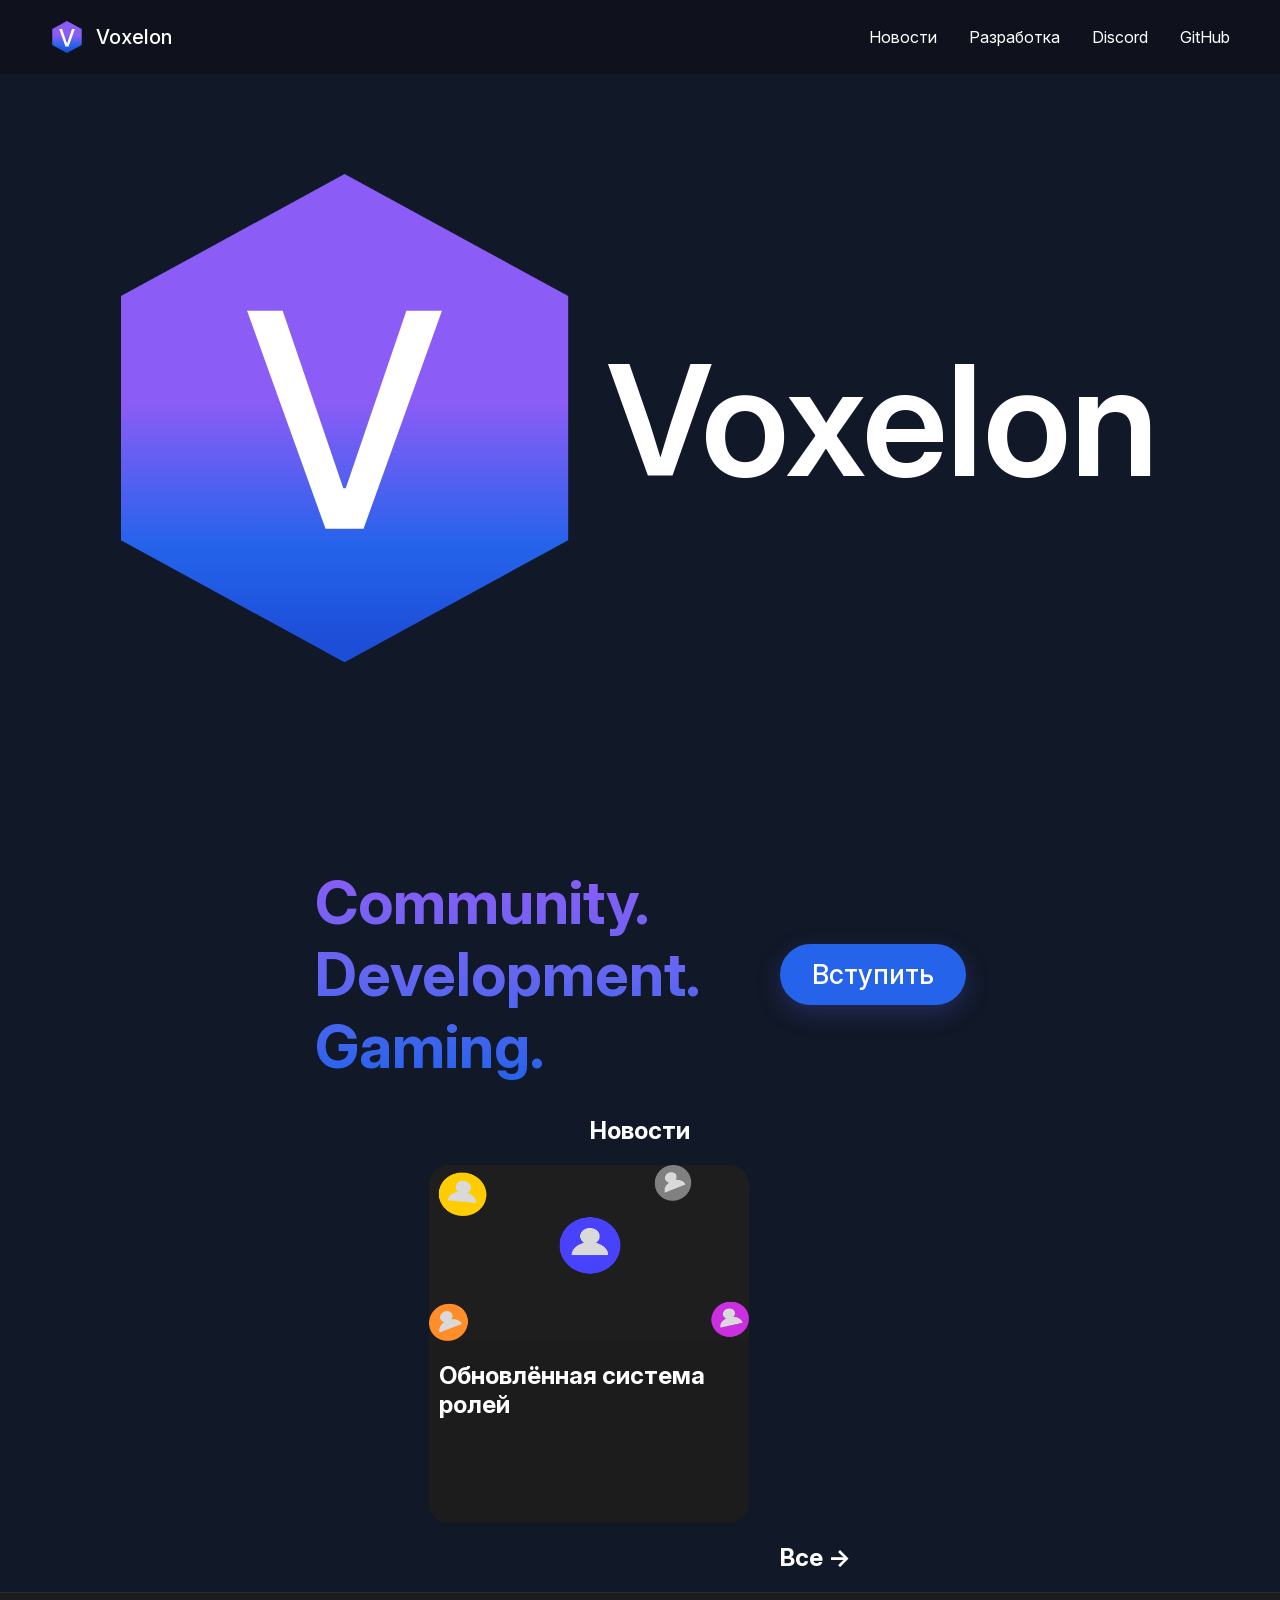
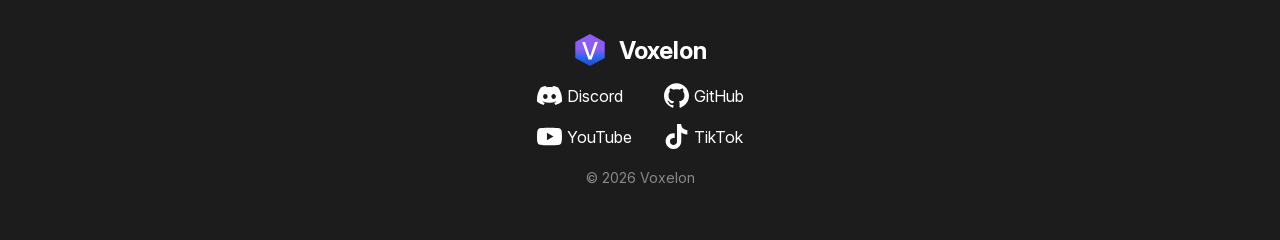
<file: index.html>
﻿<!DOCTYPE html>
<html lang="ru">
	<head>
		<meta charset="UTF-8"/>
		<meta name="viewport" content="width=device-width, initial-scale=1.0" />
		<meta name="author" content="Harker"/>

		<title>Voxelon</title>
		<meta name="description" content="Voxelon — Главный сайт стартапа. Новости, разработка и сообщество. Вход на Discord-сервер" />

		<link rel="icon" href="assets/svg/logo.svg" />
		<link rel="stylesheet" href="css/style.css" />
		<script src="js/script.js" defer=""></script>
	</head>

	<body>
		<nav class="navbar">
			<a href="index.html" class="nav-brand">
				<img src="assets/svg/logo.svg" class="nav-logo">
				Voxelon
			</a>

			<div class="nav-links">
				<a href="news.html">Новости</a>
				<a href="#development" id="development-button">Разработка</a>
				<a href="https://discord.gg/74ayHpqBbJ" target="_blank">Discord</a>
				<a href="https://github.com/Voxelon-Studios" target="_blank">GitHub</a>

				<div class="menu-footer">
					<div class="footer-logo">
						<img src="assets/svg/logo.svg" class="nav-logo">
						Voxelon
					</div>
					<p class="footer-copy">
						© 2026 Voxelon
					</p>
				</div>
			</div>

			<button class="burger">
				<span></span>
				<span></span>
				<span></span>
			</button>
		</nav>

		<main class="page">
			<header class="hero">
				<div id="brand">
					<!-- TODO: Добавить анимацию -->
					<div class="logo">
						<svg width="367" height="400" viewBox="0 0 367 400" fill="none" xmlns="http://www.w3.org/2000/svg" class="hexagon">
							<path d="M183.164 0L366.329 100V300L183.164 400L0 300V100L183.164 0Z" fill="url(#paint0_linear_4_4)" />
							<defs>
								<linearGradient id="paint0_linear_4_4" x1="183.164" y1="0" x2="183.164" y2="400" gradientUnits="userSpaceOnUse">
									<stop offset="0.47" stop-color="#8B5CF6" />
									<stop offset="0.76" stop-color="#2563EB" />
									<stop offset="0.96" stop-color="#1D4ED8" />
								</linearGradient>
							</defs>
						</svg>
						<svg width="196" height="219" viewBox="0 0 196 219" fill="none" xmlns="http://www.w3.org/2000/svg" class="letter">
							<path d="M35.5824 -9.53674e-07L96.3068 177.699H98.7571L159.482 -9.53674e-07H195.064L116.548 218.182H78.5156L4.31389e-06 -9.53674e-07H35.5824Z" fill="white" />
						</svg>
					</div>
					
					<h1 class="title">Voxelon</h1>
				</div>

				<div id="minimalism">
					<div class="slogan">
						<span>Community.</span>
						<span>Development.</span>
						<span>Gaming.</span>
					</div>

					<a class="invite" href="https://discord.gg/74ayHpqBbJ" target="_blank">Вступить</a>
				</div>
			</header>

			<section class="news">
				<h1 class="title-of-news-section">Новости</h1>

				<div id="last-news">
					<!-- Здесь js вставляет карточки -->
				</div>

				<a class="all-news-button" href="news.html">
					<h2 class="all-news-button">Все →</h2>
				</a>
			</section>
		</main>

		<footer class="footer">
			<div class="footer-logo">
				<img src="assets/svg/logo.svg" class="nav-logo">
				Voxelon
			</div>

			<div class="footer-links">
				<a href="https://discord.gg/74ayHpqBbJ" target="_blank">
					<svg class="icon" role="img" viewBox="0 0 24 24" xmlns="http://www.w3.org/2000/svg"><title>Discord</title><path d="M20.317 4.3698a19.7913 19.7913 0 00-4.8851-1.5152.0741.0741 0 00-.0785.0371c-.211.3753-.4447.8648-.6083 1.2495-1.8447-.2762-3.68-.2762-5.4868 0-.1636-.3933-.4058-.8742-.6177-1.2495a.077.077 0 00-.0785-.037 19.7363 19.7363 0 00-4.8852 1.515.0699.0699 0 00-.0321.0277C.5334 9.0458-.319 13.5799.0992 18.0578a.0824.0824 0 00.0312.0561c2.0528 1.5076 4.0413 2.4228 5.9929 3.0294a.0777.0777 0 00.0842-.0276c.4616-.6304.8731-1.2952 1.226-1.9942a.076.076 0 00-.0416-.1057c-.6528-.2476-1.2743-.5495-1.8722-.8923a.077.077 0 01-.0076-.1277c.1258-.0943.2517-.1923.3718-.2914a.0743.0743 0 01.0776-.0105c3.9278 1.7933 8.18 1.7933 12.0614 0a.0739.0739 0 01.0785.0095c.1202.099.246.1981.3728.2924a.077.077 0 01-.0066.1276 12.2986 12.2986 0 01-1.873.8914.0766.0766 0 00-.0407.1067c.3604.698.7719 1.3628 1.225 1.9932a.076.076 0 00.0842.0286c1.961-.6067 3.9495-1.5219 6.0023-3.0294a.077.077 0 00.0313-.0552c.5004-5.177-.8382-9.6739-3.5485-13.6604a.061.061 0 00-.0312-.0286zM8.02 15.3312c-1.1825 0-2.1569-1.0857-2.1569-2.419 0-1.3332.9555-2.4189 2.157-2.4189 1.2108 0 2.1757 1.0952 2.1568 2.419 0 1.3332-.9555 2.4189-2.1569 2.4189zm7.9748 0c-1.1825 0-2.1569-1.0857-2.1569-2.419 0-1.3332.9554-2.4189 2.1569-2.4189 1.2108 0 2.1757 1.0952 2.1568 2.419 0 1.3332-.946 2.4189-2.1568 2.4189Z" /></svg>
					Discord
				</a>

				<a href="https://github.com/Voxelon-Studios" target="_blank">
					<svg class="icon" role="img" viewBox="0 0 24 24" xmlns="http://www.w3.org/2000/svg"><title>GitHub</title><path d="M12 .297c-6.63 0-12 5.373-12 12 0 5.303 3.438 9.8 8.205 11.385.6.113.82-.258.82-.577 0-.285-.01-1.04-.015-2.04-3.338.724-4.042-1.61-4.042-1.61C4.422 18.07 3.633 17.7 3.633 17.7c-1.087-.744.084-.729.084-.729 1.205.084 1.838 1.236 1.838 1.236 1.07 1.835 2.809 1.305 3.495.998.108-.776.417-1.305.76-1.605-2.665-.3-5.466-1.332-5.466-5.93 0-1.31.465-2.38 1.235-3.22-.135-.303-.54-1.523.105-3.176 0 0 1.005-.322 3.3 1.23.96-.267 1.98-.399 3-.405 1.02.006 2.04.138 3 .405 2.28-1.552 3.285-1.23 3.285-1.23.645 1.653.24 2.873.12 3.176.765.84 1.23 1.91 1.23 3.22 0 4.61-2.805 5.625-5.475 5.92.42.36.81 1.096.81 2.22 0 1.606-.015 2.896-.015 3.286 0 .315.21.69.825.57C20.565 22.092 24 17.592 24 12.297c0-6.627-5.373-12-12-12" /></svg>
					GitHub
				</a>

				<a href="https://youtube.com/@voxelon_official" target="_blank">
					<svg class="icon" role="img" viewBox="0 0 24 24" xmlns="http://www.w3.org/2000/svg"><title>YouTube</title><path d="M23.498 6.186a3.016 3.016 0 0 0-2.122-2.136C19.505 3.545 12 3.545 12 3.545s-7.505 0-9.377.505A3.017 3.017 0 0 0 .502 6.186C0 8.07 0 12 0 12s0 3.93.502 5.814a3.016 3.016 0 0 0 2.122 2.136c1.871.505 9.376.505 9.376.505s7.505 0 9.377-.505a3.015 3.015 0 0 0 2.122-2.136C24 15.93 24 12 24 12s0-3.93-.502-5.814zM9.545 15.568V8.432L15.818 12l-6.273 3.568z" /></svg>
					YouTube
				</a>

				<a href="https://tiktok.com/@voxelon_official" target="_blank">
					<svg class="icon" role="img" viewBox="0 0 24 24" xmlns="http://www.w3.org/2000/svg"><title>TikTok</title><path d="M12.525.02c1.31-.02 2.61-.01 3.91-.02.08 1.53.63 3.09 1.75 4.17 1.12 1.11 2.7 1.62 4.24 1.79v4.03c-1.44-.05-2.89-.35-4.2-.97-.57-.26-1.1-.59-1.62-.93-.01 2.92.01 5.84-.02 8.75-.08 1.4-.54 2.79-1.35 3.94-1.31 1.92-3.58 3.17-5.91 3.21-1.43.08-2.86-.31-4.08-1.03-2.02-1.19-3.44-3.37-3.65-5.71-.02-.5-.03-1-.01-1.49.18-1.9 1.12-3.72 2.58-4.96 1.66-1.44 3.98-2.13 6.15-1.72.02 1.48-.04 2.96-.04 4.44-.99-.32-2.15-.23-3.02.37-.63.41-1.11 1.04-1.36 1.75-.21.51-.15 1.07-.14 1.61.24 1.64 1.82 3.02 3.5 2.87 1.12-.01 2.19-.66 2.77-1.61.19-.33.4-.67.41-1.06.1-1.79.06-3.57.07-5.36.01-4.03-.01-8.05.02-12.07z" /></svg>
					TikTok
				</a>
			</div>

			<p class="footer-copy">
				© 2026 Voxelon
			</p>
		</footer>
	</body>
</html>
</file>
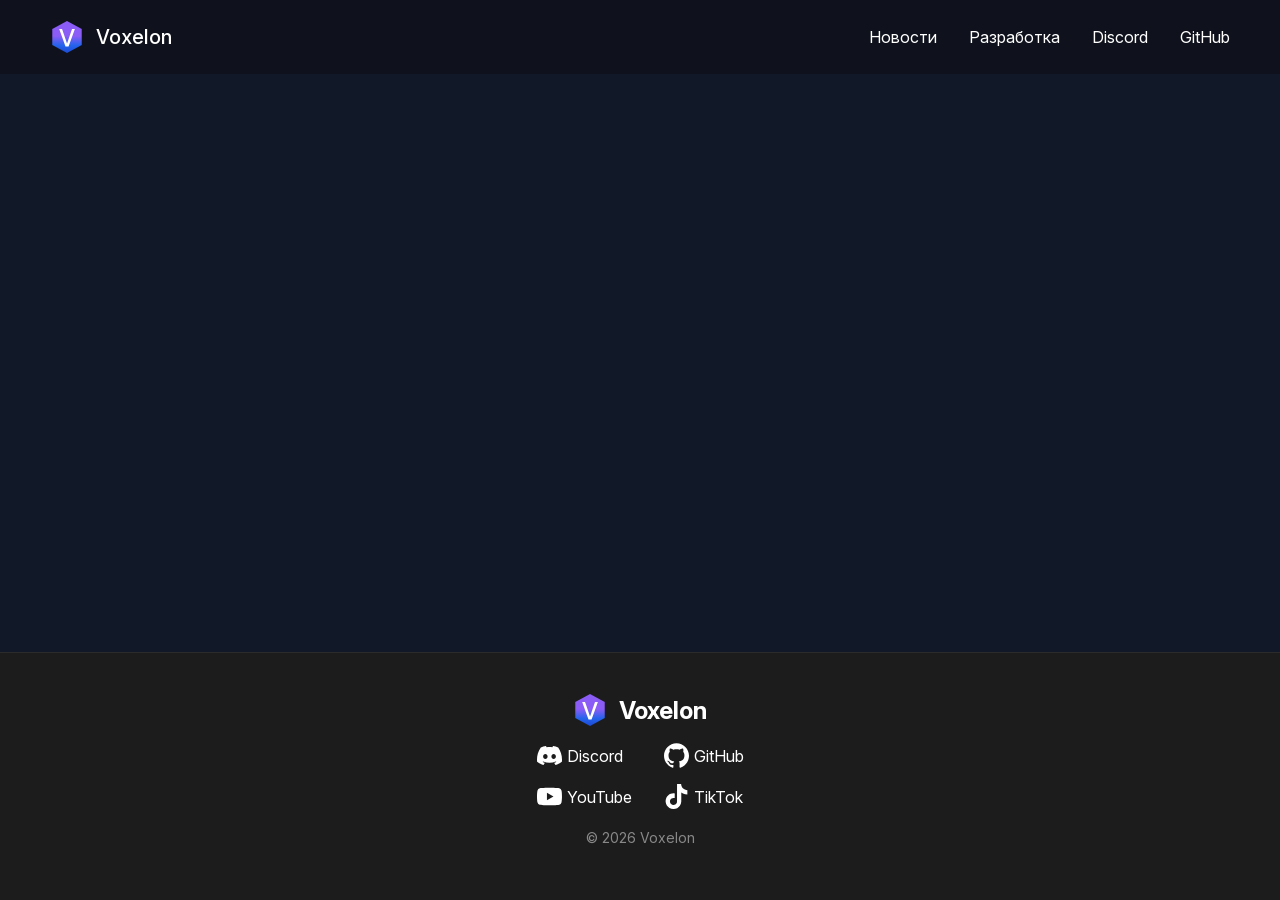
<file: full-news.html>
﻿<!DOCTYPE html>
<html lang="ru">
	<head>
		<meta charset="UTF-8"/>
		<meta name="viewport" content="width=device-width, initial-scale=1.0" />
		<meta name="author" content="Harker"/>

		<title></title>
		<meta name="description" content="Новости проектов Voxelon" />

		<link rel="icon" href="assets/svg/logo.svg" />
		<link rel="stylesheet" href="css/style.css" />
		<script src="js/script.js" defer=""></script>
	</head>

	<body>
		<nav class="navbar">
			<a href="index.html" class="nav-brand">
				<img src="assets/svg/logo.svg" class="nav-logo">
				Voxelon
			</a>

			<div class="nav-links">
				<a href="news.html">Новости</a>
				<a href="#development" id="development-button">Разработка</a>
				<a href="https://discord.gg/74ayHpqBbJ" target="_blank">Discord</a>
				<a href="https://github.com/Voxelon-Studios" target="_blank">GitHub</a>

				<div class="menu-footer">
					<div class="footer-logo">
						<img src="assets/svg/logo.svg" class="nav-logo">
						Voxelon
					</div>
					<p class="footer-copy">
						© 2026 Voxelon
					</p>
				</div>

			</div>

			<button class="burger">
				<span></span>
				<span></span>
				<span></span>
			</button>
		</nav>

		<main class="page">
			<article>
				<img class="news-image">

				<div class="news-content">
					<h1 class="news-title"></h1>
					<h2 class="news-date"></h2>
					<div class="news-text"></div>
				</div>
			</article>
		</main>

		<footer class="footer">
			<div class="footer-logo">
				<img src="assets/svg/logo.svg" class="nav-logo">
				Voxelon
			</div>

			<div class="footer-links">
				<a href="https://discord.gg/74ayHpqBbJ" target="_blank">
					<svg class="icon" role="img" viewBox="0 0 24 24" xmlns="http://www.w3.org/2000/svg"><title>Discord</title><path d="M20.317 4.3698a19.7913 19.7913 0 00-4.8851-1.5152.0741.0741 0 00-.0785.0371c-.211.3753-.4447.8648-.6083 1.2495-1.8447-.2762-3.68-.2762-5.4868 0-.1636-.3933-.4058-.8742-.6177-1.2495a.077.077 0 00-.0785-.037 19.7363 19.7363 0 00-4.8852 1.515.0699.0699 0 00-.0321.0277C.5334 9.0458-.319 13.5799.0992 18.0578a.0824.0824 0 00.0312.0561c2.0528 1.5076 4.0413 2.4228 5.9929 3.0294a.0777.0777 0 00.0842-.0276c.4616-.6304.8731-1.2952 1.226-1.9942a.076.076 0 00-.0416-.1057c-.6528-.2476-1.2743-.5495-1.8722-.8923a.077.077 0 01-.0076-.1277c.1258-.0943.2517-.1923.3718-.2914a.0743.0743 0 01.0776-.0105c3.9278 1.7933 8.18 1.7933 12.0614 0a.0739.0739 0 01.0785.0095c.1202.099.246.1981.3728.2924a.077.077 0 01-.0066.1276 12.2986 12.2986 0 01-1.873.8914.0766.0766 0 00-.0407.1067c.3604.698.7719 1.3628 1.225 1.9932a.076.076 0 00.0842.0286c1.961-.6067 3.9495-1.5219 6.0023-3.0294a.077.077 0 00.0313-.0552c.5004-5.177-.8382-9.6739-3.5485-13.6604a.061.061 0 00-.0312-.0286zM8.02 15.3312c-1.1825 0-2.1569-1.0857-2.1569-2.419 0-1.3332.9555-2.4189 2.157-2.4189 1.2108 0 2.1757 1.0952 2.1568 2.419 0 1.3332-.9555 2.4189-2.1569 2.4189zm7.9748 0c-1.1825 0-2.1569-1.0857-2.1569-2.419 0-1.3332.9554-2.4189 2.1569-2.4189 1.2108 0 2.1757 1.0952 2.1568 2.419 0 1.3332-.946 2.4189-2.1568 2.4189Z" /></svg>
					Discord
				</a>

				<a href="https://github.com/Voxelon-Studios" target="_blank">
					<svg class="icon" role="img" viewBox="0 0 24 24" xmlns="http://www.w3.org/2000/svg"><title>GitHub</title><path d="M12 .297c-6.63 0-12 5.373-12 12 0 5.303 3.438 9.8 8.205 11.385.6.113.82-.258.82-.577 0-.285-.01-1.04-.015-2.04-3.338.724-4.042-1.61-4.042-1.61C4.422 18.07 3.633 17.7 3.633 17.7c-1.087-.744.084-.729.084-.729 1.205.084 1.838 1.236 1.838 1.236 1.07 1.835 2.809 1.305 3.495.998.108-.776.417-1.305.76-1.605-2.665-.3-5.466-1.332-5.466-5.93 0-1.31.465-2.38 1.235-3.22-.135-.303-.54-1.523.105-3.176 0 0 1.005-.322 3.3 1.23.96-.267 1.98-.399 3-.405 1.02.006 2.04.138 3 .405 2.28-1.552 3.285-1.23 3.285-1.23.645 1.653.24 2.873.12 3.176.765.84 1.23 1.91 1.23 3.22 0 4.61-2.805 5.625-5.475 5.92.42.36.81 1.096.81 2.22 0 1.606-.015 2.896-.015 3.286 0 .315.21.69.825.57C20.565 22.092 24 17.592 24 12.297c0-6.627-5.373-12-12-12" /></svg>
					GitHub
				</a>

				<a href="https://youtube.com/@voxelon_official" target="_blank">
					<svg class="icon" role="img" viewBox="0 0 24 24" xmlns="http://www.w3.org/2000/svg"><title>YouTube</title><path d="M23.498 6.186a3.016 3.016 0 0 0-2.122-2.136C19.505 3.545 12 3.545 12 3.545s-7.505 0-9.377.505A3.017 3.017 0 0 0 .502 6.186C0 8.07 0 12 0 12s0 3.93.502 5.814a3.016 3.016 0 0 0 2.122 2.136c1.871.505 9.376.505 9.376.505s7.505 0 9.377-.505a3.015 3.015 0 0 0 2.122-2.136C24 15.93 24 12 24 12s0-3.93-.502-5.814zM9.545 15.568V8.432L15.818 12l-6.273 3.568z" /></svg>
					YouTube
				</a>

				<a href="https://tiktok.com/@voxelon_official" target="_blank">
					<svg class="icon" role="img" viewBox="0 0 24 24" xmlns="http://www.w3.org/2000/svg"><title>TikTok</title><path d="M12.525.02c1.31-.02 2.61-.01 3.91-.02.08 1.53.63 3.09 1.75 4.17 1.12 1.11 2.7 1.62 4.24 1.79v4.03c-1.44-.05-2.89-.35-4.2-.97-.57-.26-1.1-.59-1.62-.93-.01 2.92.01 5.84-.02 8.75-.08 1.4-.54 2.79-1.35 3.94-1.31 1.92-3.58 3.17-5.91 3.21-1.43.08-2.86-.31-4.08-1.03-2.02-1.19-3.44-3.37-3.65-5.71-.02-.5-.03-1-.01-1.49.18-1.9 1.12-3.72 2.58-4.96 1.66-1.44 3.98-2.13 6.15-1.72.02 1.48-.04 2.96-.04 4.44-.99-.32-2.15-.23-3.02.37-.63.41-1.11 1.04-1.36 1.75-.21.51-.15 1.07-.14 1.61.24 1.64 1.82 3.02 3.5 2.87 1.12-.01 2.19-.66 2.77-1.61.19-.33.4-.67.41-1.06.1-1.79.06-3.57.07-5.36.01-4.03-.01-8.05.02-12.07z" /></svg>
					TikTok
				</a>
			</div>

			<p class="footer-copy">
				© 2026 Voxelon
			</p>
		</footer>
	</body>
</html>
</file>
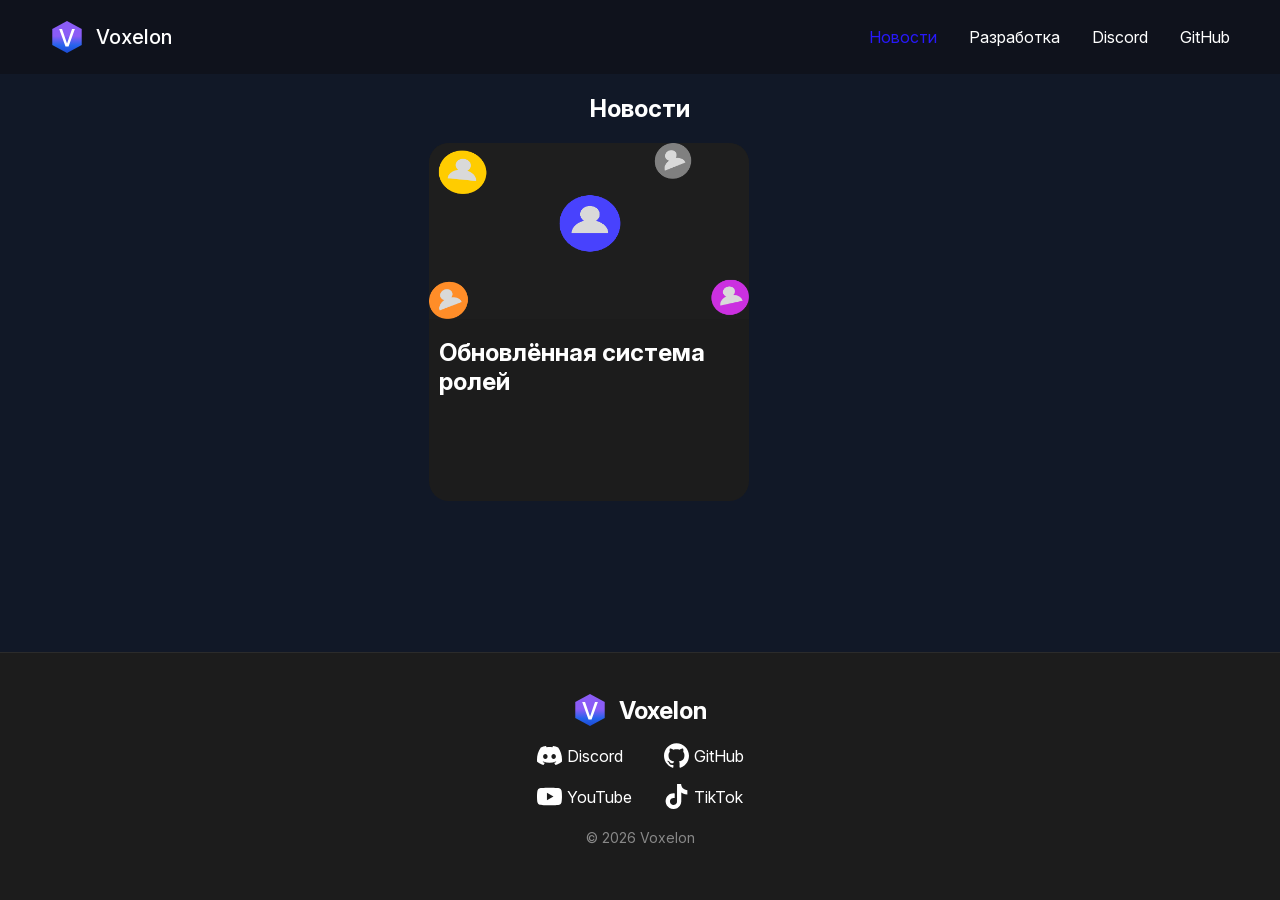
<file: news.html>
﻿<!DOCTYPE html>
<html lang="ru">
	<head>
		<meta charset="UTF-8"/>
		<meta name="viewport" content="width=device-width, initial-scale=1.0" />
		<meta name="author" content="Harker"/>

		<title>Voxelon | Новости</title>
		<meta name="description" content="Новости проектов Voxelon" />

		<link rel="icon" href="assets/svg/logo.svg" />
		<link rel="stylesheet" href="css/style.css" />
		<script src="js/script.js" defer=""></script>
	</head>

	<body>
		<nav class="navbar">
			<a href="index.html" class="nav-brand">
				<img src="assets/svg/logo.svg" class="nav-logo">
				Voxelon
			</a>

			<div class="nav-links">
				<a href="news.html" class="active">Новости</a>
				<a href="#development" id="development-button">Разработка</a>
				<a href="https://discord.gg/74ayHpqBbJ" target="_blank">Discord</a>
				<a href="https://github.com/Voxelon-Studios" target="_blank">GitHub</a>

				<div class="menu-footer">
					<div class="footer-logo">
						<img src="assets/svg/logo.svg" class="nav-logo">
						Voxelon
					</div>
					<p class="footer-copy">
						© 2026 Voxelon
					</p>
				</div>
			</div>

			<button class="burger">
				<span></span>
				<span></span>
				<span></span>
			</button>
		</nav>

		<main class="page">
			<section class="news">
				<h1 class="title-of-all-news-section">Новости</h1>

				<div id="all-news">
					<!-- Здесь js вставляет карточки -->
				</div>
			</section>
		</main>
		
		<footer class="footer">
			<div class="footer-logo">
				<img src="assets/svg/logo.svg" class="nav-logo">
				Voxelon
			</div>

			<div class="footer-links">
				<a href="https://discord.gg/74ayHpqBbJ" target="_blank">
					<svg class="icon" role="img" viewBox="0 0 24 24" xmlns="http://www.w3.org/2000/svg"><title>Discord</title><path d="M20.317 4.3698a19.7913 19.7913 0 00-4.8851-1.5152.0741.0741 0 00-.0785.0371c-.211.3753-.4447.8648-.6083 1.2495-1.8447-.2762-3.68-.2762-5.4868 0-.1636-.3933-.4058-.8742-.6177-1.2495a.077.077 0 00-.0785-.037 19.7363 19.7363 0 00-4.8852 1.515.0699.0699 0 00-.0321.0277C.5334 9.0458-.319 13.5799.0992 18.0578a.0824.0824 0 00.0312.0561c2.0528 1.5076 4.0413 2.4228 5.9929 3.0294a.0777.0777 0 00.0842-.0276c.4616-.6304.8731-1.2952 1.226-1.9942a.076.076 0 00-.0416-.1057c-.6528-.2476-1.2743-.5495-1.8722-.8923a.077.077 0 01-.0076-.1277c.1258-.0943.2517-.1923.3718-.2914a.0743.0743 0 01.0776-.0105c3.9278 1.7933 8.18 1.7933 12.0614 0a.0739.0739 0 01.0785.0095c.1202.099.246.1981.3728.2924a.077.077 0 01-.0066.1276 12.2986 12.2986 0 01-1.873.8914.0766.0766 0 00-.0407.1067c.3604.698.7719 1.3628 1.225 1.9932a.076.076 0 00.0842.0286c1.961-.6067 3.9495-1.5219 6.0023-3.0294a.077.077 0 00.0313-.0552c.5004-5.177-.8382-9.6739-3.5485-13.6604a.061.061 0 00-.0312-.0286zM8.02 15.3312c-1.1825 0-2.1569-1.0857-2.1569-2.419 0-1.3332.9555-2.4189 2.157-2.4189 1.2108 0 2.1757 1.0952 2.1568 2.419 0 1.3332-.9555 2.4189-2.1569 2.4189zm7.9748 0c-1.1825 0-2.1569-1.0857-2.1569-2.419 0-1.3332.9554-2.4189 2.1569-2.4189 1.2108 0 2.1757 1.0952 2.1568 2.419 0 1.3332-.946 2.4189-2.1568 2.4189Z" /></svg>
					Discord
				</a>

				<a href="https://github.com/Voxelon-Studios" target="_blank">
					<svg class="icon" role="img" viewBox="0 0 24 24" xmlns="http://www.w3.org/2000/svg"><title>GitHub</title><path d="M12 .297c-6.63 0-12 5.373-12 12 0 5.303 3.438 9.8 8.205 11.385.6.113.82-.258.82-.577 0-.285-.01-1.04-.015-2.04-3.338.724-4.042-1.61-4.042-1.61C4.422 18.07 3.633 17.7 3.633 17.7c-1.087-.744.084-.729.084-.729 1.205.084 1.838 1.236 1.838 1.236 1.07 1.835 2.809 1.305 3.495.998.108-.776.417-1.305.76-1.605-2.665-.3-5.466-1.332-5.466-5.93 0-1.31.465-2.38 1.235-3.22-.135-.303-.54-1.523.105-3.176 0 0 1.005-.322 3.3 1.23.96-.267 1.98-.399 3-.405 1.02.006 2.04.138 3 .405 2.28-1.552 3.285-1.23 3.285-1.23.645 1.653.24 2.873.12 3.176.765.84 1.23 1.91 1.23 3.22 0 4.61-2.805 5.625-5.475 5.92.42.36.81 1.096.81 2.22 0 1.606-.015 2.896-.015 3.286 0 .315.21.69.825.57C20.565 22.092 24 17.592 24 12.297c0-6.627-5.373-12-12-12" /></svg>
					GitHub
				</a>

				<a href="https://youtube.com/@voxelon_official" target="_blank">
					<svg class="icon" role="img" viewBox="0 0 24 24" xmlns="http://www.w3.org/2000/svg"><title>YouTube</title><path d="M23.498 6.186a3.016 3.016 0 0 0-2.122-2.136C19.505 3.545 12 3.545 12 3.545s-7.505 0-9.377.505A3.017 3.017 0 0 0 .502 6.186C0 8.07 0 12 0 12s0 3.93.502 5.814a3.016 3.016 0 0 0 2.122 2.136c1.871.505 9.376.505 9.376.505s7.505 0 9.377-.505a3.015 3.015 0 0 0 2.122-2.136C24 15.93 24 12 24 12s0-3.93-.502-5.814zM9.545 15.568V8.432L15.818 12l-6.273 3.568z" /></svg>
					YouTube
				</a>

				<a href="https://tiktok.com/@voxelon_official" target="_blank">
					<svg class="icon" role="img" viewBox="0 0 24 24" xmlns="http://www.w3.org/2000/svg"><title>TikTok</title><path d="M12.525.02c1.31-.02 2.61-.01 3.91-.02.08 1.53.63 3.09 1.75 4.17 1.12 1.11 2.7 1.62 4.24 1.79v4.03c-1.44-.05-2.89-.35-4.2-.97-.57-.26-1.1-.59-1.62-.93-.01 2.92.01 5.84-.02 8.75-.08 1.4-.54 2.79-1.35 3.94-1.31 1.92-3.58 3.17-5.91 3.21-1.43.08-2.86-.31-4.08-1.03-2.02-1.19-3.44-3.37-3.65-5.71-.02-.5-.03-1-.01-1.49.18-1.9 1.12-3.72 2.58-4.96 1.66-1.44 3.98-2.13 6.15-1.72.02 1.48-.04 2.96-.04 4.44-.99-.32-2.15-.23-3.02.37-.63.41-1.11 1.04-1.36 1.75-.21.51-.15 1.07-.14 1.61.24 1.64 1.82 3.02 3.5 2.87 1.12-.01 2.19-.66 2.77-1.61.19-.33.4-.67.41-1.06.1-1.79.06-3.57.07-5.36.01-4.03-.01-8.05.02-12.07z" /></svg>
					TikTok
				</a>
			</div>

			<p class="footer-copy">
				© 2026 Voxelon
			</p>
		</footer>
	</body>
</html>
</file>
<file: css/style.css>
﻿/* Основа всех страниц */

@font-face {
    font-family: "Inter";
    src: url("../assets/fonts/inter/inter-variable.woff2") format("woff2-variations");
}
html {
    background: #1c1c1c;
}
body {
    display: flex;
    flex-direction: column;
    font-family: "Inter";
    margin: 0;
    cursor: default;

    color: white;
    background: #111827;
    min-height: 100dvh;
}
.page {
    flex: 1;
}

.navbar {
    position: sticky;
    top: 0;
    display: flex;
    justify-content: space-between;

    align-items: center;
    padding: 20px 50px;

    background: rgba(15, 15, 20, 0.55);
    backdrop-filter: blur(12px);
    -webkit-backdrop-filter: blur(12px);
    z-index: 1000;
}
.nav-brand {
    display: flex;
    align-items: center;
    gap: 12px;
    text-decoration: none;
    color: white;
    font-size: 20px;
    font-weight: 500;
}
.nav-logo {
    width: 34px;
    height: 34px;
}
.burger {
    display: none;
}
.nav-links {
    display: flex;
    gap: 32px;
}
.nav-links a {
    text-decoration: none;
    color: white;
    transition: 0.25s;
}
.nav-links a.active {
    color: #2819fa;
}
.nav-links a:hover {
    color: #2819fa;
}
.menu-footer {
    display: none;
}

.footer {
    padding: 40px;
    text-align: center;
    border-top: 1px solid #2b2b2b;
    background: #1c1c1c;
}
.footer-logo {
    display: flex;
    align-items: center;
    justify-content: center;
    gap: 12px;
    font-size: 24px;
    font-weight: 700;
    padding-bottom: 16px;
}
.footer-links {
    display: grid;
    grid-template-columns: repeat(2, auto);

    justify-content: center;
    gap: 16px 32px;
    margin-bottom: 20px;
}
.footer-links a {
    display: flex;
    align-items: center;
    gap: 5px;
    color: white;
    text-decoration: none;
}
.icon {
    width: 25px;
    height: 25px;
    fill: white;
}
.footer-copy {
     color: #888;
     font-size: 14px;
}

/* Главная */

.hero {
    display: flex;
    flex-direction: column;
    align-items: center;
    justify-content: center;
    margin-top: 100px;
}

.logo {
    position: relative;
    flex-shrink: 0;
    width: clamp(260px, 35vw, 450px);
    height: auto;
}
.hexagon {
    width: 100%;
    height: 100%;
}
.letter {
    position: absolute;
    width: 45%;
    left: 50%;
    top: 50%;
    transform: translate(-50%,-50%);
}
.title {
    font-size: clamp(90px, 12vw, 220px);
    font-weight: 600;
}
#brand {
    display: flex;
    align-items: center;
    gap: clamp(20px, 3vw, 40px);
}

#minimalism {
    display: flex;
    align-items: center;
    justify-content: center;
    margin-top: clamp(200px, 15vw, 350px);
    gap: clamp(50px, 10dvh, 80px);
}
.slogan {
    display: flex;
    flex-direction: column;

    font-size: clamp(32px, 6vw, 60px);
    font-weight: bold;

    background: linear-gradient(to bottom, #8B5CF6 0%, #6366F1 50%, #2563EB 100%);
    -webkit-background-clip: text;
    background-clip: text;
    -webkit-text-fill-color: transparent;
}
.invite {
    background: #2563EB;
    color: white;
    text-decoration: none;

    padding: 14px 32px;
    border: none;
    border-radius: 999px;

    font-size: 27px;
    font-weight: 500;

    cursor: pointer;
    transition: 0.25s ease;
    box-shadow: 0 8px 25px rgba(88, 101, 242, 0.25);
}
.invite:hover {
    background: #3B82F6;
    box-shadow: 0 12px 30px rgba(88, 101, 242, 0.35);
}

.news {
    width: fit-content;
    margin: 0 auto;
}
.title-of-news-section {
    text-align: center;
    margin-top: 8%;
}
#last-news {
    display: grid;
    grid-template-columns: repeat(3, auto);
    justify-content: center;
    gap: clamp(20px, 4vw, 80px);
}
.card {
    background: #1c1c1c;
    border-radius: 20px;

    color: white;
    text-decoration: none;
    overflow: hidden;
    flex-shrink: 0;

    width: clamp(280px, 25vw, 360px);
    height: clamp(320px, 28vw, 400px);
}
    .card img {
        width: 100%;
        display: block;
    }
.text-of-card {
    padding-left: 10px;
}
.all-news-button {
    display: block;
    text-align: right;
    text-decoration: none;
    color: white;
}

/* Страница всех новостей */

#all-news {
    display: grid;
    grid-template-columns: repeat(3, auto);
    justify-content: center;
    gap: clamp(20px, 4vw, 80px);
    margin-bottom: 32px;
}
.title-of-all-news-section {
    text-align: center;
}

/* Полная статья новости */

.news-image {
    width: 100%;
    max-height: 400px;
    object-fit: cover;
    display: block;
}
.news-content {
    padding-left: clamp(5px, 4vw, 20px);
}

@media (max-width: 950px) {
    .hero {
        flex-direction: column;
    }

    .navbar {
        padding: 20px 20px;
    }
    .burger {
        display: flex;
        flex-direction: column;
        gap: 6px;
        border: none;
        background: none;
        color: white;
    }
        .burger span {
            width: 28px;
            height: 3px;
            background: white;
            border-radius: 999px;
        }
        .burger.active span:nth-child(1) {
            transform: translateY(9px) rotate(45deg);
        }
        .burger.active span:nth-child(2) {
            visibility: hidden;
        }
        .burger.active span:nth-child(3) {
            transform: translateY(-9px) rotate(-45deg);
        }
    .nav-links {
        display: flex;
        flex-direction: column;
        position: fixed;

        top: 0;
        right: -100%;
        width: 250px;
        height: 100dvh;

        border-radius: 16px;
        background: #1c1c1c;
        transition: right .3s;
        padding: 15px;
    }
        .nav-links.active {
            right: 0;
        }
    .menu-footer {
        display: flex;
        align-items: center;
        flex-direction: column;
        margin-top: auto;
        margin-bottom: 20px;
    }
    .footer-logo {
        display: flex;
        align-items: center;
        gap: 12px;
    }

    .news {
        width: auto;
        margin: 0;
    }
    #last-news {
        display: flex;
        justify-content: flex-start;
        overflow-x: auto;
    }
        #last-news .card:nth-child(1) {
            margin-left: 5vw;
        }
        #last-news .card:nth-child(6) {
            margin-right: 5vw;
        }

    #all-news {
        display: flex;
        flex-direction: column;
        align-items: center;
    }

    #brand {
        flex-direction: column;
        gap: 0;
    }

    #minimalism {
        flex-direction: column;
        margin-top: clamp(-120px, -7dvh, -20px);
    }
}
</file>
